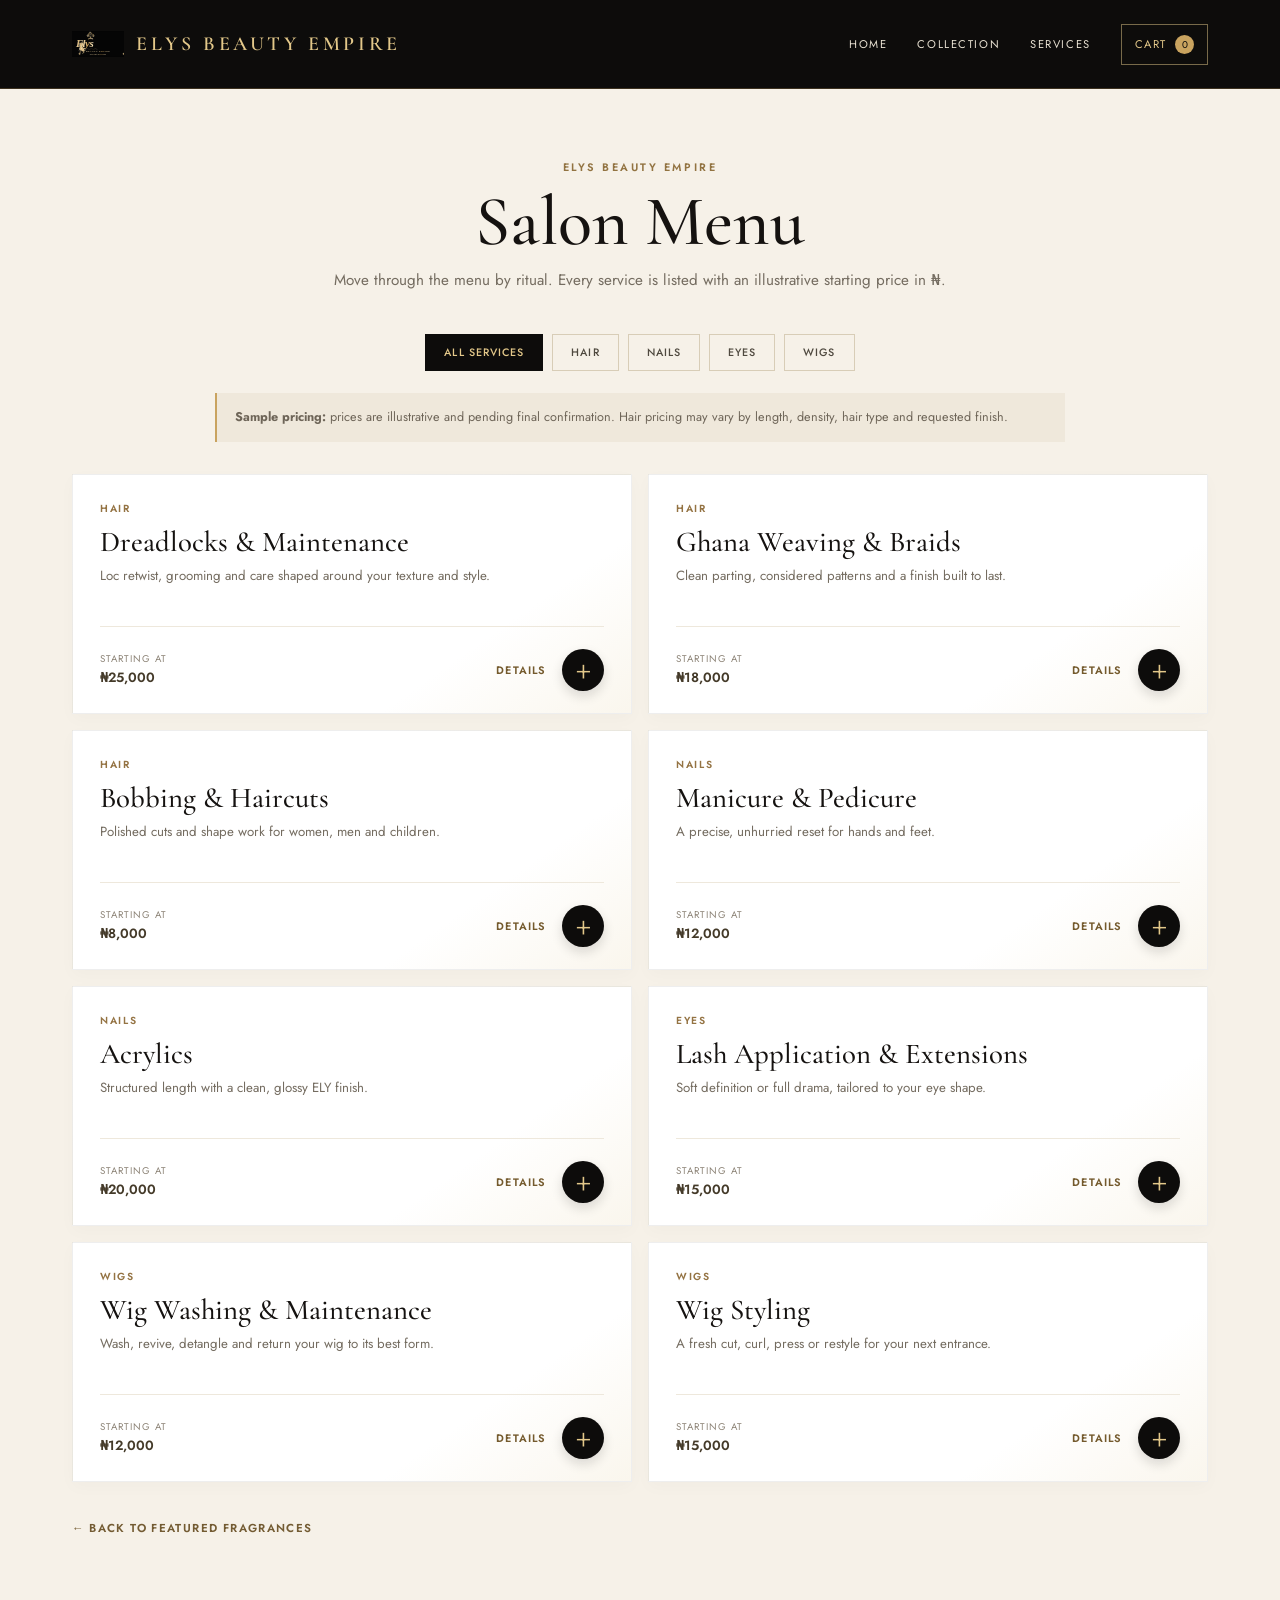
<file: services.html>
<!DOCTYPE html>
<html lang="en">
<head>
  <meta charset="UTF-8">
  <meta name="viewport" content="width=device-width, initial-scale=1">
  <meta name="description" content="Explore the Elys Beauty Empire salon menu, including hair, nail, lash and wig services.">
  <title>Salon Menu | Elys Beauty Empire</title>
  <link rel="icon" href="logo.svg" type="image/svg+xml">
  <link rel="preconnect" href="https://fonts.googleapis.com">
  <link rel="preconnect" href="https://fonts.gstatic.com" crossorigin>
  <link href="https://fonts.googleapis.com/css2?family=Cormorant+Garamond:wght@400;500;600&family=Jost:wght@300;400;500;600&display=swap" rel="stylesheet">
  <style>
    :root{--ink:#151210;--black:#0d0c0b;--cream:#f6f1e8;--gold:#c9a35f;--gold-light:#e3c88a;--muted:#746c60;--line:#e4dccd}
    *{box-sizing:border-box}
    body{margin:0;background:var(--cream);color:var(--ink);font-family:'Jost',sans-serif;-webkit-font-smoothing:antialiased}
    a{color:inherit;text-decoration:none}
    .site-header{background:var(--black);border-bottom:1px solid rgba(201,163,95,.25)}
    .nav{max-width:1200px;min-height:88px;margin:auto;padding:14px 32px;display:flex;align-items:center;justify-content:space-between;gap:24px}
    .brand{display:flex;align-items:center;gap:12px;color:var(--gold-light);font:600 1.25rem 'Cormorant Garamond',serif;letter-spacing:.18em}
    .brand img{width:52px;height:52px;object-fit:contain}
    .nav-links{display:flex;align-items:center;gap:30px;color:#e9e2d3;font-size:.7rem;letter-spacing:.14em;text-transform:uppercase}
    .nav-links a:hover{color:var(--gold-light)}
    .nav-links .cart-link{display:inline-flex;align-items:center;gap:8px;padding:10px 13px;border:1px solid rgba(227,200,138,.5);color:var(--gold-light)}
    .cart-link-count{display:inline-grid;place-items:center;min-width:19px;height:19px;padding:0 5px;border-radius:99px;background:var(--gold);color:var(--black);font-size:.62rem;letter-spacing:0}
    main{max-width:1200px;margin:auto;padding:70px 32px 100px}
    .intro{text-align:center;max-width:700px;margin:0 auto 40px}
    .eyebrow{margin:0 0 12px;color:#927341;font-size:.68rem;font-weight:600;letter-spacing:.23em;text-transform:uppercase}
    h1{margin:0 0 12px;font:500 clamp(2.8rem,6vw,4.4rem)/.98 'Cormorant Garamond',serif}
    .intro-copy{margin:0;color:var(--muted);font-size:.95rem;line-height:1.7}
    .filters{display:flex;flex-wrap:wrap;justify-content:center;gap:9px;margin:0 auto 22px}
    .filter{border:1px solid #d8cdb7;background:transparent;padding:10px 18px;color:#4f493f;font:500 .67rem 'Jost',sans-serif;letter-spacing:.1em;text-transform:uppercase;cursor:pointer;transition:all .2s}
    .filter:hover,.filter[aria-pressed="true"]{background:var(--black);border-color:var(--black);color:var(--gold-light)}
    .pricing-note{max-width:850px;margin:0 auto 32px;padding:14px 18px;border-left:2px solid var(--gold);background:#efe8db;color:#6e6558;font-size:.79rem;line-height:1.65}
    .service-grid{display:grid;grid-template-columns:repeat(2,minmax(0,1fr));gap:16px}
    .service-card{position:relative;display:flex;flex-direction:column;min-height:240px;padding:26px 27px 22px;background:linear-gradient(145deg,#fff 0%,#fff 72%,#faf6ed 100%);border:1px solid rgba(21,18,16,.07);box-shadow:0 5px 16px rgba(21,18,16,.025);transition:transform .2s,box-shadow .2s,border-color .2s}
    .service-card[hidden]{display:none}
    .service-card:hover{transform:translateY(-3px);border-color:rgba(201,163,95,.48);box-shadow:0 14px 30px rgba(21,18,16,.09)}
    .service-category{margin:0 0 10px;color:#947343;font-size:.64rem;font-weight:600;letter-spacing:.16em;text-transform:uppercase}
    .service-card h2{margin:0 0 8px;font:500 1.8rem/1.1 'Cormorant Garamond',serif}
    .service-description{margin:0;color:var(--muted);font-size:.83rem;line-height:1.65}
    .service-bottom{display:flex;align-items:center;justify-content:space-between;gap:14px;margin-top:auto;padding-top:22px;border-top:1px solid #eee8dc}
    .service-price{display:grid;gap:2px;color:#443a29;font-size:.84rem;font-weight:600}
    .service-price small{color:#8c8376;font-size:.61rem;font-weight:400;letter-spacing:.1em;text-transform:uppercase}
    .service-actions{display:flex;align-items:center;gap:16px}
    .service-details{color:#745a2d;font-size:.68rem;font-weight:600;letter-spacing:.1em;text-transform:uppercase;white-space:nowrap}
    .service-details:hover{color:#17130c}
    .service-add{display:grid;place-items:center;width:42px;height:42px;border:0;border-radius:50%;background:var(--black);color:var(--gold-light);font:300 1.8rem/1 'Jost',sans-serif;cursor:pointer;box-shadow:0 5px 12px rgba(13,12,11,.14);transition:transform .2s,background .2s,color .2s}
    .service-add:hover{transform:rotate(90deg) scale(1.06);background:var(--gold);color:var(--black)}
    .service-add:focus-visible,.filter:focus-visible,.service-details:focus-visible,.nav a:focus-visible{outline:2px solid var(--gold);outline-offset:3px}
    .cart-toast{position:fixed;right:24px;bottom:24px;z-index:5;padding:14px 18px;background:var(--black);color:var(--gold-light);font-size:.77rem;box-shadow:0 12px 28px rgba(0,0,0,.18);opacity:0;transform:translateY(10px);pointer-events:none;transition:opacity .2s,transform .2s}
    .cart-toast.is-visible{opacity:1;transform:translateY(0)}
    .empty{grid-column:1/-1;padding:40px;text-align:center;color:var(--muted)}
    .back-link{display:inline-block;margin-top:38px;color:#735b32;font-size:.72rem;font-weight:600;letter-spacing:.12em;text-transform:uppercase}
    @media(max-width:640px){.nav{padding:12px 18px;min-height:70px}.brand{font-size:1rem;letter-spacing:.11em}.brand img{width:44px;height:44px}.nav-links{gap:14px;font-size:.6rem}.nav-links .cart-link{padding:8px}.nav-links a:nth-child(2){display:none}main{padding:50px 18px 70px}.intro{margin-bottom:30px}.service-grid{grid-template-columns:1fr;gap:12px}.service-card{min-height:215px;padding:22px}.service-card h2{font-size:1.65rem}.service-actions{gap:11px}.cart-toast{right:14px;bottom:14px;left:14px;text-align:center}}
    @media(max-width:390px){.nav{align-items:flex-start;flex-direction:column;gap:8px}.nav-links{padding-left:4px}}
  </style>
</head>
<body>
  <header class="site-header">
    <div class="nav">
      <a class="brand" href="index.html" aria-label="Elys Beauty Empire home"><img src="logo.svg" alt=""><span>ELYS BEAUTY EMPIRE</span></a>
      <nav class="nav-links" aria-label="Main navigation"><a href="index.html">Home</a><a href="collection.php">Collection</a><a href="services.html" aria-current="page">Services</a><a class="cart-link" href="index.html?openCart=1" aria-label="View shopping cart">Cart <span class="cart-link-count" id="serviceCartCount">0</span></a></nav>
    </div>
  </header>
  <main>
    <section class="intro" aria-labelledby="page-title">
      <p class="eyebrow">Elys Beauty Empire</p>
      <h1 id="page-title">Salon Menu</h1>
      <p class="intro-copy">Move through the menu by ritual. Every service is listed with an illustrative starting price in ₦.</p>
    </section>
    <nav class="filters" aria-label="Filter salon services">
      <button class="filter" type="button" data-filter="all" aria-pressed="true">All services</button>
      <button class="filter" type="button" data-filter="Hair" aria-pressed="false">Hair</button>
      <button class="filter" type="button" data-filter="Nails" aria-pressed="false">Nails</button>
      <button class="filter" type="button" data-filter="Eyes" aria-pressed="false">Eyes</button>
      <button class="filter" type="button" data-filter="Wigs" aria-pressed="false">Wigs</button>
    </nav>
    <p class="pricing-note"><strong>Sample pricing:</strong> prices are illustrative and pending final confirmation. Hair pricing may vary by length, density, hair type and requested finish.</p>
    <section class="service-grid" id="serviceGrid" aria-label="Salon services">
      <article class="service-card" data-category="Hair"><p class="service-category">Hair</p><h2>Dreadlocks &amp; Maintenance</h2><p class="service-description">Loc retwist, grooming and care shaped around your texture and style.</p><div class="service-bottom"><span class="service-price"><small>Starting at</small>₦25,000</span><div class="service-actions"><a class="service-details" href="https://elys-beauty-empire-website--essmechinary.replit.app/services/dreadlocks-maintenance">Details</a><button class="service-add" type="button" data-service-id="dreadlocks-maintenance" data-service-name="Dreadlocks &amp; Maintenance" data-service-price="25000" aria-label="Add Dreadlocks and Maintenance to cart">+</button></div></div></article>
      <article class="service-card" data-category="Hair"><p class="service-category">Hair</p><h2>Ghana Weaving &amp; Braids</h2><p class="service-description">Clean parting, considered patterns and a finish built to last.</p><div class="service-bottom"><span class="service-price"><small>Starting at</small>₦18,000</span><div class="service-actions"><a class="service-details" href="https://elys-beauty-empire-website--essmechinary.replit.app/services/ghana-weaving-braids">Details</a><button class="service-add" type="button" data-service-id="ghana-weaving-braids" data-service-name="Ghana Weaving &amp; Braids" data-service-price="18000" aria-label="Add Ghana Weaving and Braids to cart">+</button></div></div></article>
      <article class="service-card" data-category="Hair"><p class="service-category">Hair</p><h2>Bobbing &amp; Haircuts</h2><p class="service-description">Polished cuts and shape work for women, men and children.</p><div class="service-bottom"><span class="service-price"><small>Starting at</small>₦8,000</span><div class="service-actions"><a class="service-details" href="https://elys-beauty-empire-website--essmechinary.replit.app/services/bobbing-haircuts">Details</a><button class="service-add" type="button" data-service-id="bobbing-haircuts" data-service-name="Bobbing &amp; Haircuts" data-service-price="8000" aria-label="Add Bobbing and Haircuts to cart">+</button></div></div></article>
      <article class="service-card" data-category="Nails"><p class="service-category">Nails</p><h2>Manicure &amp; Pedicure</h2><p class="service-description">A precise, unhurried reset for hands and feet.</p><div class="service-bottom"><span class="service-price"><small>Starting at</small>₦12,000</span><div class="service-actions"><a class="service-details" href="https://elys-beauty-empire-website--essmechinary.replit.app/services/manicure-pedicure">Details</a><button class="service-add" type="button" data-service-id="manicure-pedicure" data-service-name="Manicure &amp; Pedicure" data-service-price="12000" aria-label="Add Manicure and Pedicure to cart">+</button></div></div></article>
      <article class="service-card" data-category="Nails"><p class="service-category">Nails</p><h2>Acrylics</h2><p class="service-description">Structured length with a clean, glossy ELY finish.</p><div class="service-bottom"><span class="service-price"><small>Starting at</small>₦20,000</span><div class="service-actions"><a class="service-details" href="https://elys-beauty-empire-website--essmechinary.replit.app/services/acrylics">Details</a><button class="service-add" type="button" data-service-id="acrylics" data-service-name="Acrylics" data-service-price="20000" aria-label="Add Acrylics to cart">+</button></div></div></article>
      <article class="service-card" data-category="Eyes"><p class="service-category">Eyes</p><h2>Lash Application &amp; Extensions</h2><p class="service-description">Soft definition or full drama, tailored to your eye shape.</p><div class="service-bottom"><span class="service-price"><small>Starting at</small>₦15,000</span><div class="service-actions"><a class="service-details" href="https://elys-beauty-empire-website--essmechinary.replit.app/services/lash-application-extensions">Details</a><button class="service-add" type="button" data-service-id="lash-application-extensions" data-service-name="Lash Application &amp; Extensions" data-service-price="15000" aria-label="Add Lash Application and Extensions to cart">+</button></div></div></article>
      <article class="service-card" data-category="Wigs"><p class="service-category">Wigs</p><h2>Wig Washing &amp; Maintenance</h2><p class="service-description">Wash, revive, detangle and return your wig to its best form.</p><div class="service-bottom"><span class="service-price"><small>Starting at</small>₦12,000</span><div class="service-actions"><a class="service-details" href="https://elys-beauty-empire-website--essmechinary.replit.app/services/wig-washing-maintenance">Details</a><button class="service-add" type="button" data-service-id="wig-washing-maintenance" data-service-name="Wig Washing &amp; Maintenance" data-service-price="12000" aria-label="Add Wig Washing and Maintenance to cart">+</button></div></div></article>
      <article class="service-card" data-category="Wigs"><p class="service-category">Wigs</p><h2>Wig Styling</h2><p class="service-description">A fresh cut, curl, press or restyle for your next entrance.</p><div class="service-bottom"><span class="service-price"><small>Starting at</small>₦15,000</span><div class="service-actions"><a class="service-details" href="https://elys-beauty-empire-website--essmechinary.replit.app/services/wig-styling">Details</a><button class="service-add" type="button" data-service-id="wig-styling" data-service-name="Wig Styling" data-service-price="15000" aria-label="Add Wig Styling to cart">+</button></div></div></article>
    </section>
    <a class="back-link" href="index.html#collection">← Back to featured fragrances</a>
  </main>
  <div class="cart-toast" id="serviceCartToast" role="status" aria-live="polite">Added to cart</div>
  <script>
    const filterButtons = document.querySelectorAll('.filter');
    const serviceCards = document.querySelectorAll('.service-card');
    filterButtons.forEach((button) => button.addEventListener('click', () => {
      const category = button.dataset.filter;
      filterButtons.forEach((item) => item.setAttribute('aria-pressed', String(item === button)));
      serviceCards.forEach((card) => { card.hidden = category !== 'all' && card.dataset.category !== category; });
    }));

    const cartStorageKey = 'elys-beauty-cart';
    const serviceCartCount = document.getElementById('serviceCartCount');
    const serviceCartToast = document.getElementById('serviceCartToast');
    let serviceToastTimer;
    function readCart() {
      try { return JSON.parse(localStorage.getItem(cartStorageKey) || '[]'); }
      catch (error) { return []; }
    }
    function updateServiceCartCount() {
      const count = readCart().reduce((sum, item) => sum + Number(item.quantity || 0), 0);
      serviceCartCount.textContent = String(count);
    }
    document.querySelectorAll('.service-add').forEach((button) => button.addEventListener('click', () => {
      const slug = button.dataset.serviceId;
      const id = 'service-' + slug;
      const cart = readCart();
      const existing = cart.find((item) => item.id === id);
      if (existing) existing.quantity = Math.min(20, Number(existing.quantity || 1) + 1);
      else cart.push({
        id,
        service_id: slug,
        item_type: 'service',
        name: button.dataset.serviceName,
        price: Number(button.dataset.servicePrice),
        image: 'logo.svg',
        stock_quantity: 20,
        quantity: 1
      });
      localStorage.setItem(cartStorageKey, JSON.stringify(cart));
      updateServiceCartCount();
      serviceCartToast.textContent = button.dataset.serviceName + ' added to cart';
      serviceCartToast.classList.add('is-visible');
      window.clearTimeout(serviceToastTimer);
      serviceToastTimer = window.setTimeout(() => serviceCartToast.classList.remove('is-visible'), 2200);
    }));
    updateServiceCartCount();
  </script>
</body>
</html>
</file>
